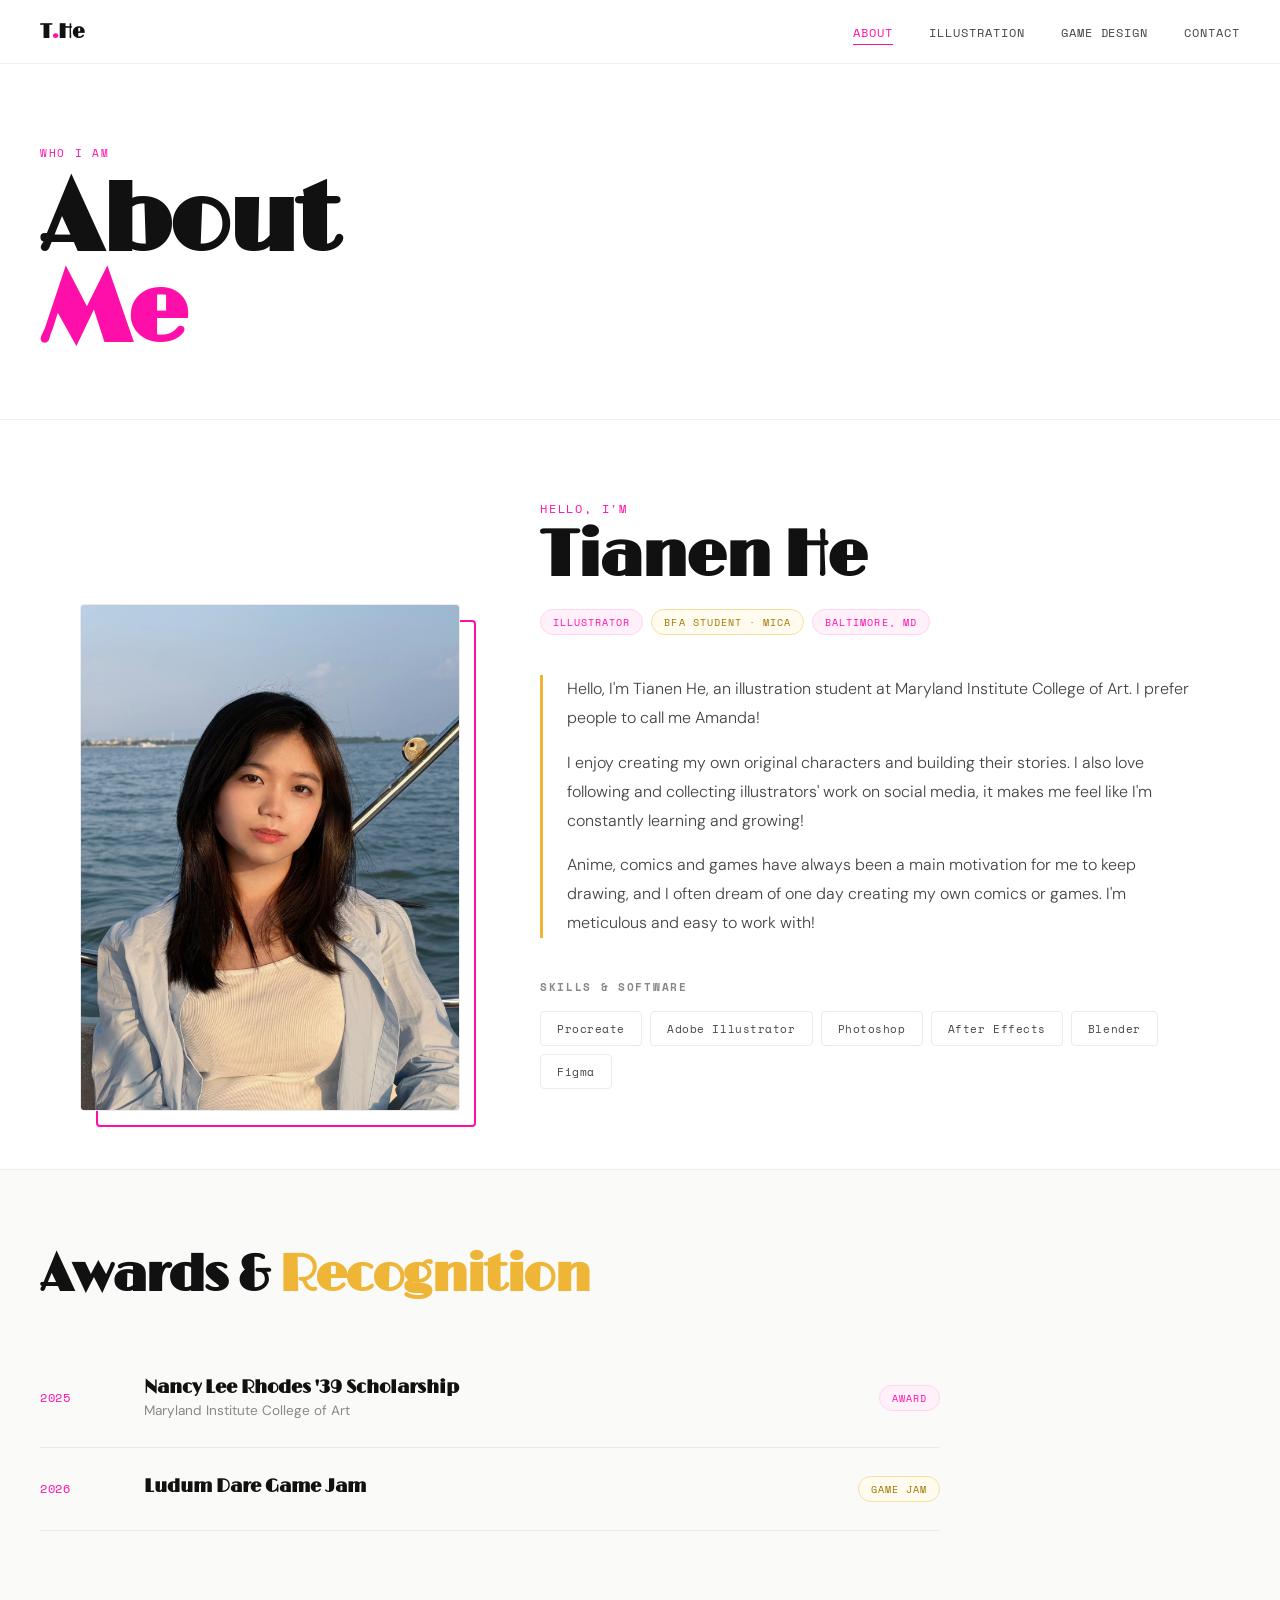
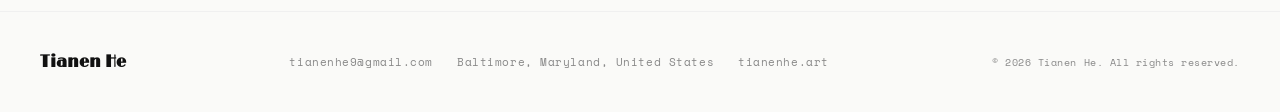
<file: about.html>
<!DOCTYPE html>
<html lang="en">
<head>
  <meta charset="UTF-8"/>
  <meta name="viewport" content="width=device-width, initial-scale=1.0"/>
  <title>About — Tianen He</title>
  <link rel="stylesheet" href="css/global.css"/>
  <link rel="stylesheet" href="css/about.css"/>
  <link rel="preconnect" href="https://fonts.googleapis.com">
  <link rel="preconnect" href="https://fonts.gstatic.com" crossorigin>
  <link href="https://fonts.googleapis.com/css2?family=Limelight&family=DM+Sans:wght@300;400;500&family=Space+Mono:wght@400;700&display=swap" rel="stylesheet">
</head>
<body>
  <nav class="inner-nav">
    <a href="index.html" class="inner-nav__logo">T<span>.</span>He</a>
    <ul class="inner-nav__links">
      <li><a href="about.html" class="active">About</a></li>
      <li><a href="illustration.html">Illustration</a></li>
      <li><a href="game.html">Game Design</a></li>
      <li><a href="contact.html">Contact</a></li>
    </ul>
  </nav>
  <div class="page-wrapper">
    <header class="page-header">
      <p class="page-header__eyebrow">Who I Am</p>
      <h1 class="page-header__title">About<br/><em>Me</em></h1>
    </header>
    <section class="about-layout">
      <div class="about-photo fade-in">
        <div class="about-photo__frame">
          <img src="images/portirat.jpg" alt="Tianen He" style="width:100%;height:100%;object-fit:cover;"/>
        </div>
        <div class="about-photo__accent"></div>
      </div>
      <div class="about-text">
        <div class="fade-in">
          <p class="about-greeting">Hello, I'm</p>
          <h2 class="about-name">Tianen He</h2>
          <div class="about-tags">
            <span class="pill">Illustrator</span>
            <span class="pill pill--gold">BFA Student · MICA</span>
            <span class="pill">Baltimore, MD</span>
          </div>
        </div>
        <div class="about-bio fade-in">
          <p>Hello, I'm Tianen He, an illustration student at Maryland Institute College of Art. I prefer people to call me Amanda!</p>
          <p>I enjoy creating my own original characters and building their stories. I also love following and collecting illustrators' work on social media, it makes me feel like I'm constantly learning and growing!</p>
          <p>Anime, comics and games have always been a main motivation for me to keep drawing, and I often dream of one day creating my own comics or games. I'm meticulous and easy to work with!</p>
        </div>
        <div class="about-skills fade-in">
          <h3 class="about-section-label">Skills &amp; Software</h3>
          <div class="skills-grid">
            <div class="skill-item">Procreate</div>
            <div class="skill-item">Adobe Illustrator</div>
            <div class="skill-item">Photoshop</div>
            <div class="skill-item">After Effects</div>
            <div class="skill-item">Blender</div>
            <div class="skill-item">Figma</div>
          </div>
        </div>
      </div>
    </section>
    <section class="awards-section">
      <div class="awards-header fade-in">
        <h2 class="awards-title">Awards &amp; <em>Recognition</em></h2>
      </div>
      <div class="awards-list">
        <div class="award-item fade-in">
          <span class="award-year">2025</span>
          <div class="award-info">
            <h4 class="award-title">Nancy Lee Rhodes '39 Scholarship</h4>
            <p class="award-org">Maryland Institute College of Art</p>
          </div>
          <span class="pill">Award</span>
        </div>
        <div class="award-item fade-in">
          <span class="award-year">2026</span>
          <div class="award-info">
            <h4 class="award-title">Ludum Dare Game Jam</h4>    
          </div>
          <span class="pill pill--gold">Game Jam</span>
        </div>
      </div>
    </section>
    <footer class="site-footer">
      <span class="site-footer__name">Tianen He</span>
      <div class="site-footer__contact">
        <a href="mailto:tianenhe9@gmail.com">tianenhe9@gmail.com</a>
        <span>Baltimore, Maryland, United States</span>
        <span>tianenhe.art</span>
      </div>
      <span class="site-footer__copy">© 2026 Tianen He. All rights reserved.</span>
    </footer>
  </div>
  <script src="js/inner.js"></script>
</body>
</html>
</file>
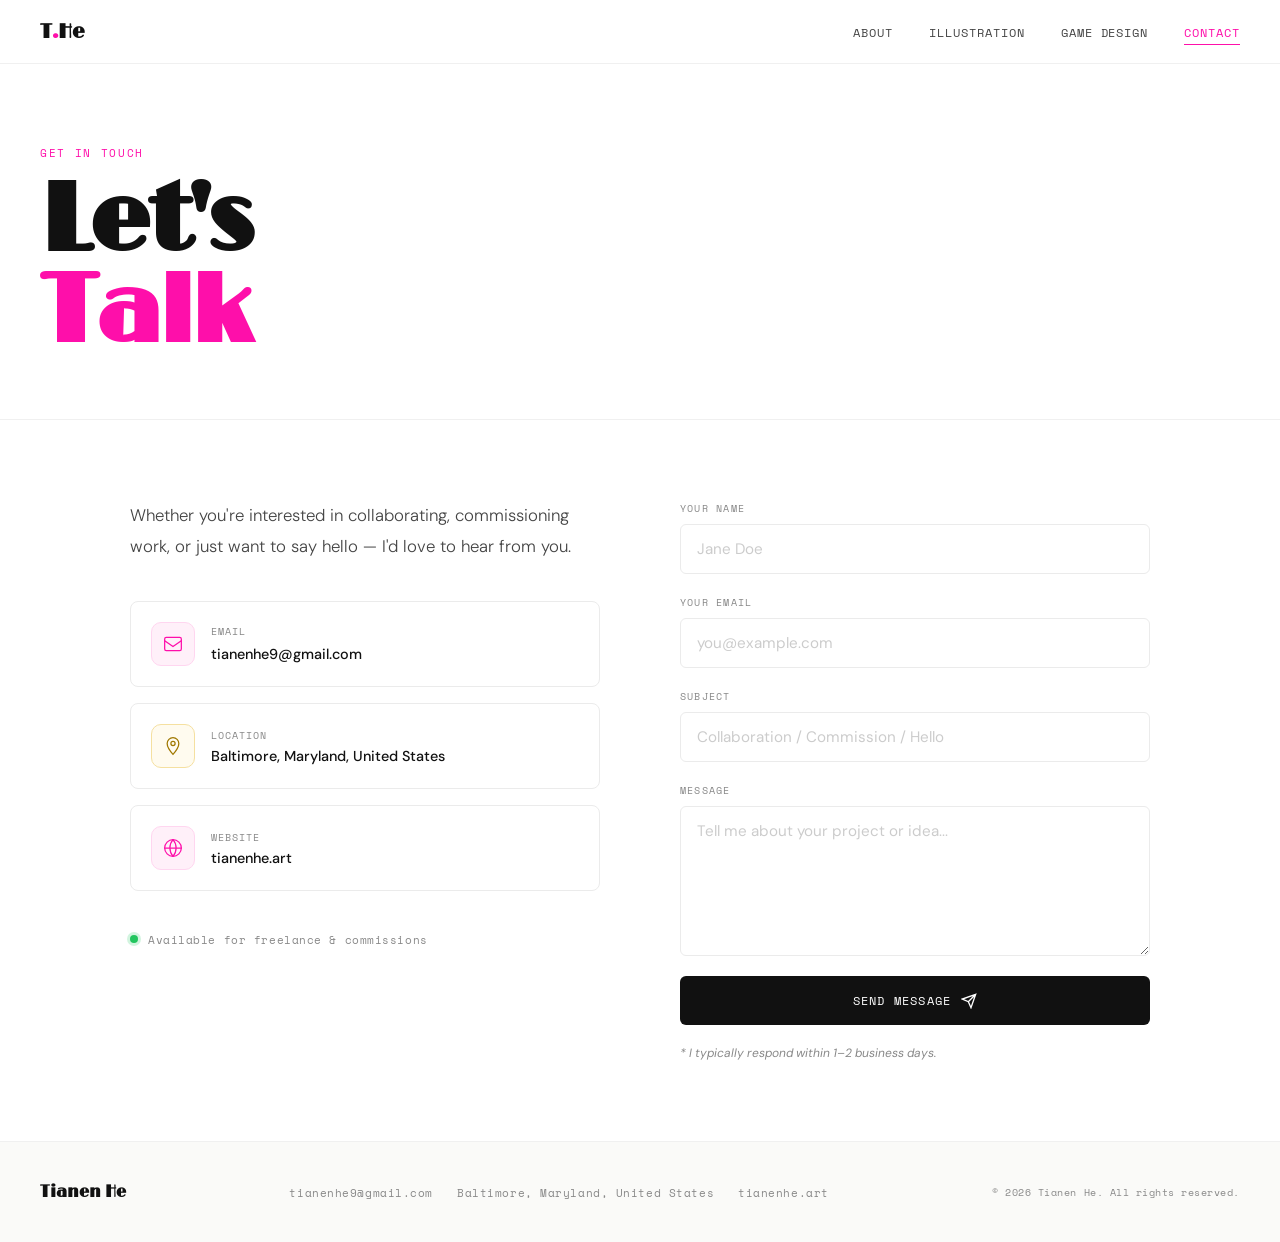
<file: contact.html>
<!DOCTYPE html>
<html lang="en">
<head>
  <meta charset="UTF-8"/>
  <meta name="viewport" content="width=device-width, initial-scale=1.0"/>
  <title>Contact — Tianen He</title>
  <link rel="stylesheet" href="css/global.css"/>
  <link rel="stylesheet" href="css/contact.css"/>
  <link rel="preconnect" href="https://fonts.googleapis.com">
  <link rel="preconnect" href="https://fonts.gstatic.com" crossorigin>
  <link href="https://fonts.googleapis.com/css2?family=Limelight&family=DM+Sans:wght@300;400;500&family=Space+Mono:wght@400;700&display=swap" rel="stylesheet">
</head>
<body>
  <nav class="inner-nav">
    <a href="index.html" class="inner-nav__logo">T<span>.</span>He</a>
    <ul class="inner-nav__links">
      <li><a href="about.html">About</a></li>
      <li><a href="illustration.html">Illustration</a></li>
      <li><a href="game.html">Game Design</a></li>
      <li><a href="contact.html" class="active">Contact</a></li>
    </ul>
  </nav>
  <div class="page-wrapper">
    <header class="page-header">
      <p class="page-header__eyebrow">Get In Touch</p>
      <h1 class="page-header__title">Let's<br/><em>Talk</em></h1>
    </header>
    <section class="contact-layout">
      <div class="contact-info fade-in">
        <p class="contact-intro">Whether you're interested in collaborating, commissioning work, or just want to say hello — I'd love to hear from you.</p>
        <div class="contact-cards">
          <div class="contact-card">
            <div class="contact-card__icon">
              <svg viewBox="0 0 24 24" fill="none" stroke="currentColor" stroke-width="1.5" stroke-linecap="round"><rect x="2" y="4" width="20" height="16" rx="2"/><path d="M2 8l10 7 10-7"/></svg>
            </div>
            <div>
              <p class="contact-card__label">Email</p>
              <a href="mailto:tianenhe9@gmail.com" class="contact-card__value">tianenhe9@gmail.com</a>
            </div>
          </div>
          <div class="contact-card">
            <div class="contact-card__icon contact-card__icon--gold">
              <svg viewBox="0 0 24 24" fill="none" stroke="currentColor" stroke-width="1.5" stroke-linecap="round"><path d="M12 2C8.13 2 5 5.13 5 9c0 5.25 7 13 7 13s7-7.75 7-13c0-3.87-3.13-7-7-7z"/><circle cx="12" cy="9" r="2.5"/></svg>
            </div>
            <div>
              <p class="contact-card__label">Location</p>
              <p class="contact-card__value">Baltimore, Maryland, United States</p>
            </div>
          </div>
          <div class="contact-card">
            <div class="contact-card__icon">
              <svg viewBox="0 0 24 24" fill="none" stroke="currentColor" stroke-width="1.5" stroke-linecap="round"><circle cx="12" cy="12" r="10"/><path d="M2 12h20M12 2a15.3 15.3 0 010 20M12 2a15.3 15.3 0 000 20"/></svg>
            </div>
            <div>
              <p class="contact-card__label">Website</p>
              <p class="contact-card__value">tianenhe.art</p>
            </div>
          </div>
        </div>
        <div class="contact-availability">
          <span class="availability-dot"></span>
          <span>Available for freelance &amp; commissions</span>
        </div>
      </div>
      <div class="contact-form-wrap fade-in">
        <form class="contact-form" id="contactForm">
          <div class="form-group">
            <label for="name">Your Name</label>
            <input type="text" id="name" name="name" placeholder="Jane Doe" required/>
          </div>
          <div class="form-group">
            <label for="email">Your Email</label>
            <input type="email" id="email" name="email" placeholder="you@example.com" required/>
          </div>
          <div class="form-group">
            <label for="subject">Subject</label>
            <input type="text" id="subject" name="subject" placeholder="Collaboration / Commission / Hello"/>
          </div>
          <div class="form-group">
            <label for="message">Message</label>
            <textarea id="message" name="message" rows="6" placeholder="Tell me about your project or idea..." required></textarea>
          </div>
          <button type="submit" class="form-submit">
            <span>Send Message</span>
            <svg viewBox="0 0 24 24" fill="none" stroke="currentColor" stroke-width="2" stroke-linecap="round"><path d="M22 2L11 13M22 2L15 22l-4-9-9-4 20-7z"/></svg>
          </button>
          <p class="form-note">* I typically respond within 1–2 business days.</p>
        </form>
        <div class="form-success" id="formSuccess" style="display:none;">
          <div class="success-icon">✦</div>
          <h3>Message Sent!</h3>
          <p>Thank you for reaching out. I'll get back to you soon.</p>
        </div>
      </div>
    </section>
    <footer class="site-footer">
      <span class="site-footer__name">Tianen He</span>
      <div class="site-footer__contact">
        <a href="mailto:tianenhe9@gmail.com">tianenhe9@gmail.com</a>
        <span>Baltimore, Maryland, United States</span>
        <span>tianenhe.art</span>
      </div>
      <span class="site-footer__copy">© 2026 Tianen He. All rights reserved.</span>
    </footer>
  </div>
  <script src="js/inner.js"></script>
  <script>
    const form = document.getElementById('contactForm');
    const successBox = document.getElementById('formSuccess');

    form.addEventListener('submit', async (e) => {
      e.preventDefault();
      const btn = form.querySelector('.form-submit span');
      btn.textContent = 'Sending...';

      const data = new FormData(form);

      try {
        const response = await fetch('https://formspree.io/f/xdabaard', {
          method: 'POST',
          body: data,
          headers: { 'Accept': 'application/json' }
        });

        if (response.ok) {
          form.style.display = 'none';
          successBox.style.display = 'block';
        } else {
          btn.textContent = 'Send Message';
          alert('Something went wrong. Please try again.');
        }
      } catch (err) {
        btn.textContent = 'Send Message';
        alert('Something went wrong. Please try again.');
      }
    });
  </script>
</body>
</html>
</file>
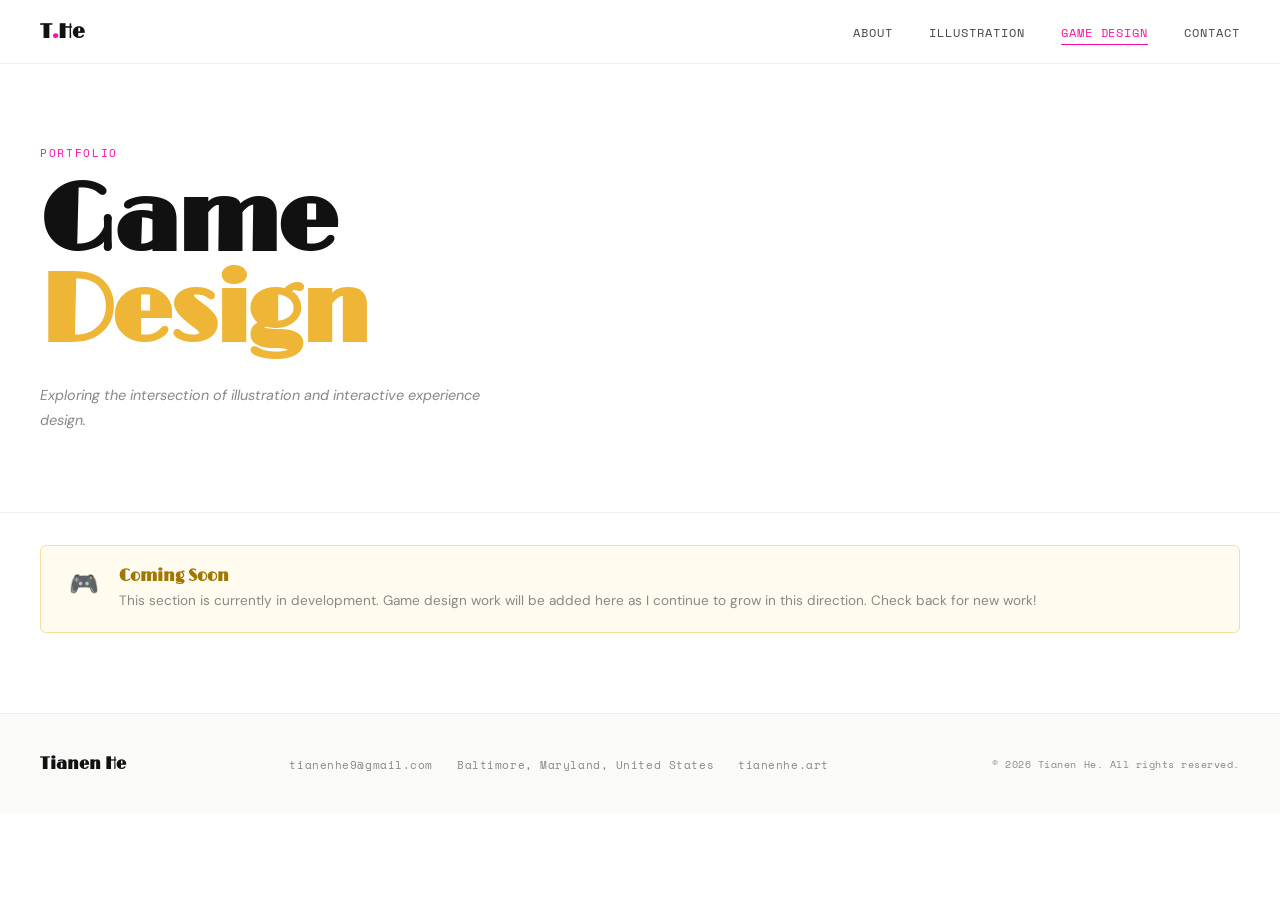
<file: game.html>
<!DOCTYPE html>
<html lang="en">
<head>
  <meta charset="UTF-8"/>
  <meta name="viewport" content="width=device-width, initial-scale=1.0"/>
  <title>Game Design — Tianen He</title>
  <link rel="stylesheet" href="css/global.css"/>
  <link rel="stylesheet" href="css/portfolio.css"/>
  <link rel="stylesheet" href="css/game.css"/>
  <link rel="preconnect" href="https://fonts.googleapis.com">
  <link rel="preconnect" href="https://fonts.gstatic.com" crossorigin>
  <link href="https://fonts.googleapis.com/css2?family=Limelight&family=DM+Sans:wght@300;400;500&family=Space+Mono:wght@400;700&display=swap" rel="stylesheet">
</head>
<body>
  <nav class="inner-nav">
    <a href="index.html" class="inner-nav__logo">T<span>.</span>He</a>
    <ul class="inner-nav__links">
      <li><a href="about.html">About</a></li>
      <li><a href="illustration.html">Illustration</a></li>
      <li><a href="game.html" class="active">Game Design</a></li>
      <li><a href="contact.html">Contact</a></li>
    </ul>
  </nav>
  <div class="page-wrapper">
    <header class="page-header game-header">
      <p class="page-header__eyebrow">Portfolio</p>
      <h1 class="page-header__title">Game<br/><span class="gold">Design</span></h1>
      <p class="game-header__note">Exploring the intersection of illustration and interactive experience design.</p>
    </header>
    <div class="game-banner">
      <span class="game-banner__icon">🎮</span>
      <div>
        <p class="game-banner__title">Coming Soon</p>
        <p class="game-banner__sub">This section is currently in development. Game design work will be added here as I continue to grow in this direction. Check back for new work!</p>
      </div>
    </div>
    <footer class="site-footer" style="margin-top: 80px;">
      <span class="site-footer__name">Tianen He</span>
      <div class="site-footer__contact">
        <a href="mailto:tianenhe9@gmail.com">tianenhe9@gmail.com</a>
        <span>Baltimore, Maryland, United States</span>
        <span>tianenhe.art</span>
      </div>
      <span class="site-footer__copy">© 2026 Tianen He. All rights reserved.</span>
    </footer>
  </div>
  <script src="js/inner.js"></script>
</body>
</html>
</file>
<file: css/global.css>
/* ===== GLOBAL STYLES ===== */
*, *::before, *::after { box-sizing: border-box; margin: 0; padding: 0; }

:root {
  --pink: #fe0faa;
  --gold: #efb537;
  --white: #ffffff;
  --off-white: #fafaf8;
  --ink: #111111;
  --ink-light: #444444;
  --ink-muted: #888888;
  --pink-light: #fff0f9;
  --gold-light: #fffbef;
  --font-display: 'Limelight', 'Playfair Display', Georgia, serif;
  --font-body: 'DM Sans', sans-serif;
  --font-mono: 'Space Mono', monospace;
  --nav-h: 64px;
}

html { scroll-behavior: smooth; }

body {
  font-family: var(--font-body);
  color: var(--ink);
  background: var(--white);
  min-height: 100vh;
  overflow-x: hidden;
}

a { text-decoration: none; color: inherit; }

img { display: block; width: 100%; height: 100%; object-fit: cover; }

/* ===== INNER PAGE NAVBAR ===== */
.inner-nav {
  position: fixed;
  top: 0; left: 0; right: 0;
  height: var(--nav-h);
  background: var(--white);
  border-bottom: 1.5px solid #f0f0f0;
  display: flex;
  align-items: center;
  justify-content: space-between;
  padding: 0 40px;
  z-index: 100;
  backdrop-filter: blur(10px);
}

.inner-nav__logo {
  font-family: var(--font-display);
  font-weight: 900;
  font-size: 1.25rem;
  letter-spacing: -0.02em;
}
.inner-nav__logo span { color: var(--pink); }

.inner-nav__links {
  display: flex;
  gap: 36px;
  list-style: none;
}

.inner-nav__links a {
  font-family: var(--font-mono);
  font-size: 0.75rem;
  letter-spacing: 0.08em;
  text-transform: uppercase;
  color: var(--ink-light);
  transition: color 0.2s;
  position: relative;
}

.inner-nav__links a::after {
  content: '';
  position: absolute;
  bottom: -4px; left: 0;
  width: 0; height: 1.5px;
  background: var(--pink);
  transition: width 0.25s ease;
}

.inner-nav__links a:hover { color: var(--ink); }
.inner-nav__links a:hover::after { width: 100%; }
.inner-nav__links a.active { color: var(--pink); }
.inner-nav__links a.active::after { width: 100%; }

/* ===== PAGE WRAPPER ===== */
.page-wrapper {
  padding-top: var(--nav-h);
  min-height: 100vh;
}

/* ===== PAGE HEADER ===== */
.page-header {
  padding: 80px 40px 60px;
  border-bottom: 1.5px solid #f0f0f0;
  position: relative;
  overflow: hidden;
}

.page-header__eyebrow {
  font-family: var(--font-mono);
  font-size: 0.7rem;
  letter-spacing: 0.15em;
  text-transform: uppercase;
  color: var(--pink);
  margin-bottom: 16px;
}

.page-header__title {
  font-family: var(--font-display);
  font-size: clamp(3rem, 8vw, 6rem);
  font-weight: 900;
  line-height: 0.95;
  letter-spacing: -0.03em;
}

.page-header__title em {
  font-style: normal;
  color: var(--pink);
}

.page-header__title .gold { color: var(--gold); }

.page-header__deco {
  display: none;
}

/* ===== FOOTER ===== */
.site-footer {
  border-top: 1.5px solid #f0f0f0;
  padding: 40px;
  display: flex;
  justify-content: space-between;
  align-items: center;
  flex-wrap: wrap;
  gap: 16px;
  background: var(--off-white);
}

.site-footer__name {
  font-family: var(--font-display);
  font-weight: 700;
  font-size: 1rem;
}

.site-footer__contact {
  font-family: var(--font-mono);
  font-size: 0.7rem;
  color: var(--ink-muted);
  letter-spacing: 0.05em;
  display: flex;
  gap: 24px;
  flex-wrap: wrap;
}

.site-footer__contact a:hover { color: var(--pink); }

.site-footer__copy {
  font-family: var(--font-mono);
  font-size: 0.65rem;
  color: var(--ink-muted);
  letter-spacing: 0.05em;
}

/* ===== PLACEHOLDER IMAGE ===== */
.placeholder-img {
  background: linear-gradient(135deg, var(--pink-light) 0%, var(--gold-light) 100%);
  display: flex;
  align-items: center;
  justify-content: center;
  font-family: var(--font-mono);
  font-size: 0.65rem;
  color: var(--ink-muted);
  letter-spacing: 0.1em;
}

/* ===== PILL TAG ===== */
.pill {
  display: inline-block;
  padding: 4px 12px;
  border-radius: 100px;
  font-family: var(--font-mono);
  font-size: 0.65rem;
  letter-spacing: 0.1em;
  text-transform: uppercase;
  background: var(--pink-light);
  color: var(--pink);
  border: 1px solid #ffd6f0;
}
.pill--gold {
  background: var(--gold-light);
  color: #a07800;
  border-color: #f5e0a0;
}

/* ===== SCROLL FADE IN ===== */
.fade-in {
  opacity: 0;
  transform: translateY(24px);
  transition: opacity 0.6s ease, transform 0.6s ease;
}
.fade-in.visible {
  opacity: 1;
  transform: translateY(0);
}

@media (max-width: 768px) {
  .inner-nav { padding: 0 20px; }
  .inner-nav__links { gap: 20px; }
  .page-header { padding: 60px 20px 40px; }
  .page-header__deco { display: none; }
  .site-footer { padding: 30px 20px; flex-direction: column; align-items: flex-start; }
}
</file>
<file: css/about.css>
/* ===== ABOUT PAGE ===== */

.about-layout {
  display: grid;
  grid-template-columns: 380px 1fr;
  gap: 80px;
  padding: 80px 40px;
  max-width: 1200px;
  margin: 0 auto;
  align-items: start;
}

/* Photo */
.about-photo {
  position: sticky;
  top: calc(var(--nav-h) + 40px);
  position: -webkit-sticky;
}

.about-photo__frame {
  border-radius: 4px;
  overflow: hidden;
  border: 1.5px solid #ebebeb;
  aspect-ratio: 3/4;
  position: relative;
  z-index: 1;
}

.about-photo__accent {
  position: absolute;
  top: 16px; left: 16px;
  right: -16px; bottom: -16px;
  border: 2px solid var(--pink);
  border-radius: 4px;
  z-index: 0;
}

.about-photo { position: relative; }

/* Text */
.about-text {
  display: flex;
  flex-direction: column;
  gap: 40px;
}

.about-greeting {
  font-family: var(--font-mono);
  font-size: 0.75rem;
  letter-spacing: 0.15em;
  text-transform: uppercase;
  color: var(--pink);
  margin-bottom: 8px;
}

.about-name {
  font-family: var(--font-display);
  font-size: clamp(2.5rem, 5vw, 4rem);
  font-weight: 900;
  letter-spacing: -0.03em;
  line-height: 1;
  margin-bottom: 20px;
}

.about-tags {
  display: flex;
  gap: 8px;
  flex-wrap: wrap;
}

.about-bio {
  display: flex;
  flex-direction: column;
  gap: 16px;
  border-left: 3px solid var(--gold);
  padding-left: 24px;
}

.about-bio p {
  font-size: 1rem;
  line-height: 1.8;
  color: var(--ink-light);
  font-weight: 300;
}

.about-section-label {
  font-family: var(--font-mono);
  font-size: 0.7rem;
  letter-spacing: 0.15em;
  text-transform: uppercase;
  color: var(--ink-muted);
  margin-bottom: 16px;
}

.skills-grid {
  display: flex;
  flex-wrap: wrap;
  gap: 8px;
}

.skill-item {
  padding: 8px 16px;
  border: 1.5px solid #ebebeb;
  border-radius: 4px;
  font-family: var(--font-mono);
  font-size: 0.7rem;
  letter-spacing: 0.05em;
  color: var(--ink-light);
  transition: all 0.2s;
}

.skill-item:hover {
  border-color: var(--pink);
  color: var(--pink);
  background: var(--pink-light);
}

/* Awards */
.awards-section {
  background: var(--off-white);
  padding: 80px 40px;
  border-top: 1.5px solid #f0f0f0;
}

.awards-header { margin-bottom: 48px; }

.awards-title {
  font-family: var(--font-display);
  font-size: clamp(2rem, 4vw, 3.5rem);
  font-weight: 900;
  letter-spacing: -0.03em;
  line-height: 1;
}

.awards-title em {
  font-style: normal;
  color: var(--gold);
}

.awards-list {
  display: flex;
  flex-direction: column;
  gap: 0;
  max-width: 900px;
}

.award-item {
  display: grid;
  grid-template-columns: 80px 1fr auto;
  gap: 24px;
  align-items: center;
  padding: 28px 0;
  border-bottom: 1px solid #ebebeb;
}

.award-year {
  font-family: var(--font-mono);
  font-size: 0.75rem;
  color: var(--pink);
  letter-spacing: 0.05em;
}

.award-title {
  font-family: var(--font-display);
  font-size: 1.1rem;
  font-weight: 700;
  margin-bottom: 4px;
}

.award-org {
  font-size: 0.85rem;
  color: var(--ink-muted);
}

@media (max-width: 900px) {
  .about-layout {
    grid-template-columns: 1fr;
    gap: 48px;
    padding: 48px 20px;
  }
  .about-photo { position: static; }
  .about-photo__frame { max-width: 340px; }
  .awards-section { padding: 60px 20px; }
  .award-item { grid-template-columns: 60px 1fr; }
  .award-item .pill, .award-item .pill--gold { display: none; }
}
</file>
<file: css/contact.css>
/* ===== CONTACT PAGE ===== */

.contact-layout {
  display: grid;
  grid-template-columns: 1fr 1fr;
  gap: 80px;
  padding: 80px 40px;
  max-width: 1100px;
  margin: 0 auto;
  align-items: start;
}

.contact-intro {
  font-size: 1.05rem;
  line-height: 1.8;
  color: var(--ink-light);
  font-weight: 300;
  margin-bottom: 40px;
}

.contact-cards {
  display: flex;
  flex-direction: column;
  gap: 16px;
  margin-bottom: 40px;
}

.contact-card {
  display: flex;
  gap: 16px;
  align-items: center;
  padding: 20px;
  border: 1.5px solid #ebebeb;
  border-radius: 8px;
  transition: border-color 0.2s, background 0.2s;
}

.contact-card:hover {
  border-color: var(--pink);
  background: var(--pink-light);
}

.contact-card__icon {
  width: 44px; height: 44px;
  border-radius: 10px;
  background: var(--pink-light);
  border: 1.5px solid #ffd6f0;
  display: flex;
  align-items: center;
  justify-content: center;
  color: var(--pink);
  flex-shrink: 0;
}

.contact-card__icon svg { width: 20px; height: 20px; }

.contact-card__icon--gold {
  background: var(--gold-light);
  border-color: #f5e0a0;
  color: #a07800;
}

.contact-card__label {
  font-family: var(--font-mono);
  font-size: 0.65rem;
  letter-spacing: 0.1em;
  text-transform: uppercase;
  color: var(--ink-muted);
  margin-bottom: 4px;
}

.contact-card__value {
  font-size: 0.9rem;
  color: var(--ink);
  font-weight: 500;
  transition: color 0.2s;
}

a.contact-card__value:hover { color: var(--pink); }

.contact-availability {
  display: flex;
  align-items: center;
  gap: 10px;
  font-family: var(--font-mono);
  font-size: 0.7rem;
  color: var(--ink-muted);
  letter-spacing: 0.05em;
}

.availability-dot {
  width: 8px; height: 8px;
  border-radius: 50%;
  background: #22c55e;
  box-shadow: 0 0 0 3px rgba(34, 197, 94, 0.2);
  animation: pulse 2s ease-in-out infinite;
  flex-shrink: 0;
}

@keyframes pulse {
  0%, 100% { box-shadow: 0 0 0 3px rgba(34, 197, 94, 0.2); }
  50% { box-shadow: 0 0 0 6px rgba(34, 197, 94, 0.1); }
}

/* Form */
.contact-form {
  display: flex;
  flex-direction: column;
  gap: 20px;
}

.form-group {
  display: flex;
  flex-direction: column;
  gap: 8px;
}

.form-group label {
  font-family: var(--font-mono);
  font-size: 0.65rem;
  letter-spacing: 0.12em;
  text-transform: uppercase;
  color: var(--ink-muted);
}

.form-group input,
.form-group textarea {
  padding: 14px 16px;
  border: 1.5px solid #ebebeb;
  border-radius: 6px;
  font-family: var(--font-body);
  font-size: 0.95rem;
  color: var(--ink);
  background: var(--white);
  transition: border-color 0.2s, box-shadow 0.2s;
  resize: vertical;
  outline: none;
}

.form-group input::placeholder,
.form-group textarea::placeholder {
  color: #ccc;
}

.form-group input:focus,
.form-group textarea:focus {
  border-color: var(--pink);
  box-shadow: 0 0 0 3px rgba(254, 15, 170, 0.08);
}

.form-submit {
  display: flex;
  align-items: center;
  justify-content: center;
  gap: 10px;
  padding: 16px 32px;
  background: var(--ink);
  color: var(--white);
  border: none;
  border-radius: 6px;
  font-family: var(--font-mono);
  font-size: 0.75rem;
  letter-spacing: 0.1em;
  text-transform: uppercase;
  cursor: pointer;
  transition: all 0.25s ease;
}

.form-submit svg { width: 16px; height: 16px; transition: transform 0.2s; }

.form-submit:hover {
  background: var(--pink);
  transform: translateY(-2px);
  box-shadow: 0 8px 24px rgba(254, 15, 170, 0.25);
}

.form-submit:hover svg { transform: translate(2px, -2px); }

.form-note {
  font-size: 0.75rem;
  color: var(--ink-muted);
  font-style: italic;
}

/* Success State */
.form-success {
  text-align: center;
  padding: 60px 40px;
  background: var(--pink-light);
  border: 1.5px solid #ffd6f0;
  border-radius: 8px;
}

.success-icon {
  font-size: 2.5rem;
  color: var(--pink);
  margin-bottom: 16px;
  animation: spin 2s linear infinite;
}

@keyframes spin {
  from { transform: rotate(0deg); }
  to { transform: rotate(360deg); }
}

.form-success h3 {
  font-family: var(--font-display);
  font-size: 1.8rem;
  font-weight: 900;
  margin-bottom: 12px;
}

.form-success p {
  color: var(--ink-muted);
  font-size: 0.95rem;
}

@media (max-width: 900px) {
  .contact-layout {
    grid-template-columns: 1fr;
    gap: 48px;
    padding: 48px 20px;
  }
}
</file>
<file: css/portfolio.css>
/* ===== PORTFOLIO PAGES ===== */

/* Category Tabs */
.portfolio-tabs {
  display: flex;
  gap: 8px;
  padding: 32px 40px;
  border-bottom: 1.5px solid #f0f0f0;
  flex-wrap: wrap;
}

.tab-btn {
  padding: 8px 20px;
  border: 1.5px solid #ebebeb;
  border-radius: 100px;
  background: none;
  font-family: var(--font-mono);
  font-size: 0.7rem;
  letter-spacing: 0.08em;
  text-transform: uppercase;
  color: var(--ink-muted);
  cursor: pointer;
  transition: all 0.2s;
}

.tab-btn:hover {
  border-color: var(--pink);
  color: var(--pink);
  background: var(--pink-light);
}

.tab-btn.active {
  background: var(--pink);
  border-color: var(--pink);
  color: var(--white);
}

/* Masonry-style grid */
.portfolio-grid {
  padding: 40px;
  columns: 3;
  column-gap: 20px;
}

.portfolio-item {
  break-inside: avoid;
  margin-bottom: 20px;
  border-radius: 6px;
  overflow: hidden;
  border: 1.5px solid #ebebeb;
  cursor: pointer;
  transition: transform 0.3s cubic-bezier(0.34, 1.56, 0.64, 1), box-shadow 0.3s ease;
  background: var(--white);
}

.portfolio-item:hover {
  transform: translateY(-4px);
  box-shadow: 0 12px 40px rgba(0,0,0,0.08);
}

.portfolio-item__img {
  width: 100%;
  aspect-ratio: 4/3;
}

.portfolio-item--tall .portfolio-item__img {
  aspect-ratio: 3/4;
}

.portfolio-item--wide .portfolio-item__img {
  aspect-ratio: 16/9;
}

.portfolio-item__info {
  padding: 16px 20px;
  display: flex;
  align-items: center;
  gap: 10px;
  flex-wrap: wrap;
  border-top: 1px solid #f5f5f5;
}

.portfolio-item__title {
  font-family: var(--font-display);
  font-size: 0.95rem;
  font-weight: 700;
  flex: 1;
  min-width: 100px;
}

.portfolio-item__year {
  font-family: var(--font-mono);
  font-size: 0.65rem;
  color: var(--ink-muted);
  letter-spacing: 0.05em;
}

/* Hidden state for filter */
.portfolio-item.hidden {
  display: none;
}

/* Gold tabs for game page */
.tab-btn.tab-btn--gold.active {
  background: var(--gold);
  border-color: var(--gold);
  color: var(--white);
}

.tab-btn.tab-btn--gold:hover {
  border-color: var(--gold);
  color: #a07800;
  background: var(--gold-light);
}

/* Lightbox overlay */
.lightbox {
  display: none;
  position: fixed;
  inset: 0;
  background: rgba(0,0,0,0.85);
  z-index: 1000;
  align-items: center;
  justify-content: center;
  padding: 40px;
  backdrop-filter: blur(4px);
}

.lightbox.open { display: flex; }

.lightbox__inner {
  max-width: 900px;
  width: 100%;
  background: var(--white);
  border-radius: 8px;
  overflow: hidden;
  position: relative;
  animation: lbIn 0.3s cubic-bezier(0.16, 1, 0.3, 1);
}

.lightbox__img {
  width: 100%;
  max-height: 70vh;
  object-fit: contain;
  background: var(--off-white);
}

.lightbox__caption {
  padding: 20px 24px;
  display: flex;
  gap: 12px;
  align-items: center;
}

.lightbox__title {
  font-family: var(--font-display);
  font-size: 1.1rem;
  font-weight: 700;
  flex: 1;
}

.lightbox__close {
  position: absolute;
  top: 16px; right: 16px;
  width: 36px; height: 36px;
  border-radius: 50%;
  background: rgba(0,0,0,0.5);
  border: none;
  color: white;
  font-size: 1.2rem;
  cursor: pointer;
  display: flex;
  align-items: center;
  justify-content: center;
  transition: background 0.2s;
}

.lightbox__close:hover { background: var(--pink); }

@keyframes lbIn {
  from { opacity: 0; transform: scale(0.95); }
  to { opacity: 1; transform: scale(1); }
}

@media (max-width: 900px) {
  .portfolio-grid { columns: 2; padding: 24px 20px; }
  .portfolio-tabs { padding: 24px 20px; }
}

@media (max-width: 600px) {
  .portfolio-grid { columns: 1; }
}
</file>
<file: css/game.css>
/* ===== GAME PAGE ===== */

.game-header { padding-bottom: 80px; }

.game-header__note {
  margin-top: 24px;
  font-size: 0.9rem;
  color: var(--ink-muted);
  max-width: 480px;
  line-height: 1.7;
  font-style: italic;
}

.game-banner {
  margin: 0 40px 0;
  padding: 20px 28px;
  background: var(--gold-light);
  border: 1.5px solid #f5e0a0;
  border-radius: 6px;
  display: flex;
  gap: 20px;
  align-items: flex-start;
  margin-top: 32px;
}

.game-banner__icon { font-size: 1.5rem; flex-shrink: 0; margin-top: 2px; }

.game-banner__title {
  font-family: var(--font-display);
  font-size: 1rem;
  font-weight: 700;
  margin-bottom: 4px;
  color: #a07800;
}

.game-banner__sub {
  font-size: 0.85rem;
  color: var(--ink-muted);
  line-height: 1.6;
}

@media (max-width: 768px) {
  .game-banner { margin: 24px 20px 0; }
}
</file>
